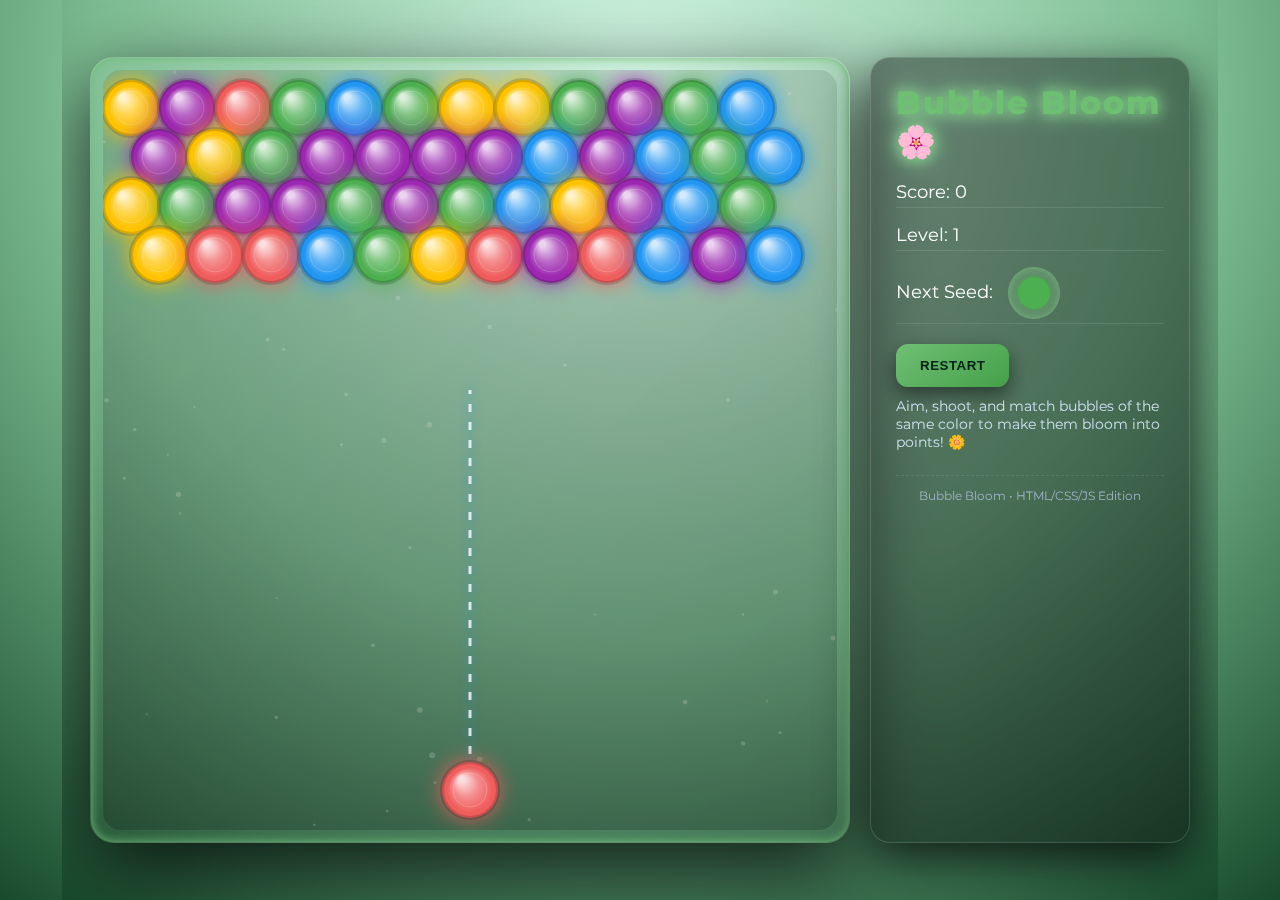
<file: Berigame/bubble/index.html>
<!doctype html>
<html lang="en">
<head>
<meta charset="utf-8" />
<meta name="viewport" content="width=device-width,initial-scale=1" />
<title>Bubble Bloom 🌸</title>
<link href="https://fonts.googleapis.com/css2?family=Montserrat:wght@400;700;800&display=swap" rel="stylesheet">
<link rel="stylesheet" href="style.css">

</head>
<body>
<div class="container">
  <div class="game">
    <canvas id="c"></canvas>
    <div class="overlay" id="gameOver">
      <h2>Game Over 🌸</h2>
      <p>Your garden reached its limit!</p>
      <button id="playAgain">Re-Seed the Garden</button>
    </div>
  </div>
  <div class="sidebar">
    <h1>Bubble Bloom 🌸</h1>
    <div class="stat">Score: <span id="score">0</span></div>
    <div class="stat">Level: <span id="level">1</span></div>
    <div class="stat">Next Seed: <canvas id="next" width="52" height="52"></canvas></div>
    <div class="controls"><button id="restart">Restart</button></div>
    <p class="small">Aim, shoot, and match bubbles of the same color to make them bloom into points! 🌼</p>
    <div class="footer">Bubble Bloom • HTML/CSS/JS Edition</div>
  </div>
</div>

<script  src="game.js">

</script>
</body>
</html>
</file>
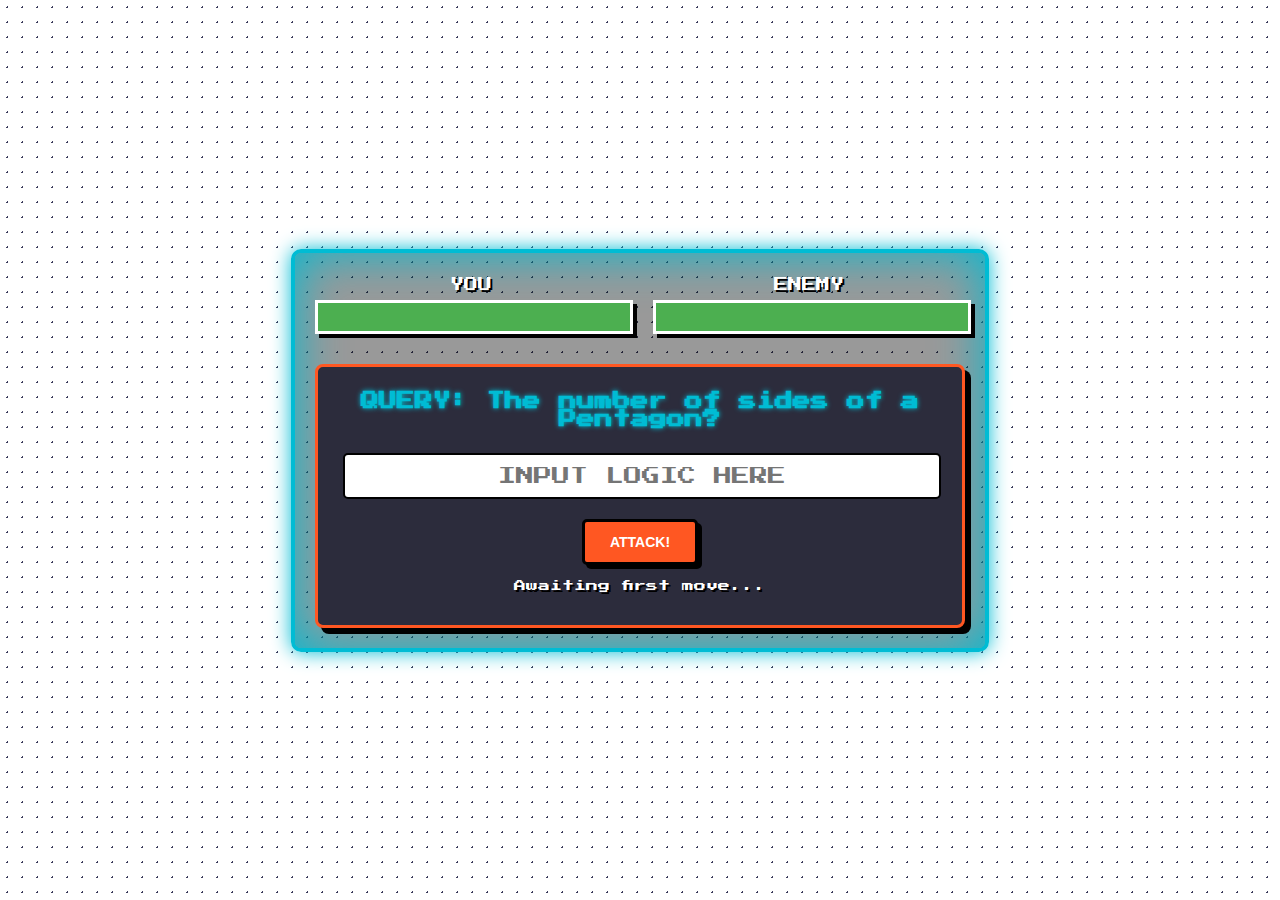
<file: Berigame/logic/index.html>
<!DOCTYPE html>
<html lang="en">
<head>
<meta charset="UTF-8">
<meta name="viewport" content="width=device-width, initial-scale=1.0">
<title>Logic Wars: Puzzle Battles</title>
<link href="https://fonts.googleapis.com/css2?family=Press+Start+2P&display=swap" rel="stylesheet">
<link rel="stylesheet" href="style.css">


</head>
<body>
<div class="battlefield">
  <div class="health-bars">
    <div class="health-bar-container">
      <p>YOU</p>
      <div class="health-bar"><div class="health-fill" id="playerHP"></div></div>
    </div>
    <div class="health-bar-container">
      <p>ENEMY</p>
      <div class="health-bar"><div class="health-fill" id="enemyHP"></div></div>
    </div>
  </div>

  <div class="puzzle-box">
    <h3 id="puzzle">INITIATING BATTLE</h3>
    <input type="text" id="answer" placeholder="INPUT LOGIC HERE">
    <button id="submitBtn">ATTACK!</button>
    <div class="message" id="message">Awaiting first move...</div>
  </div>

  <button id="restartBtn" style="display:none;">RESTART WAR</button>
</div>

<script src="script.js">

</script>
</body>
</html>
</file>
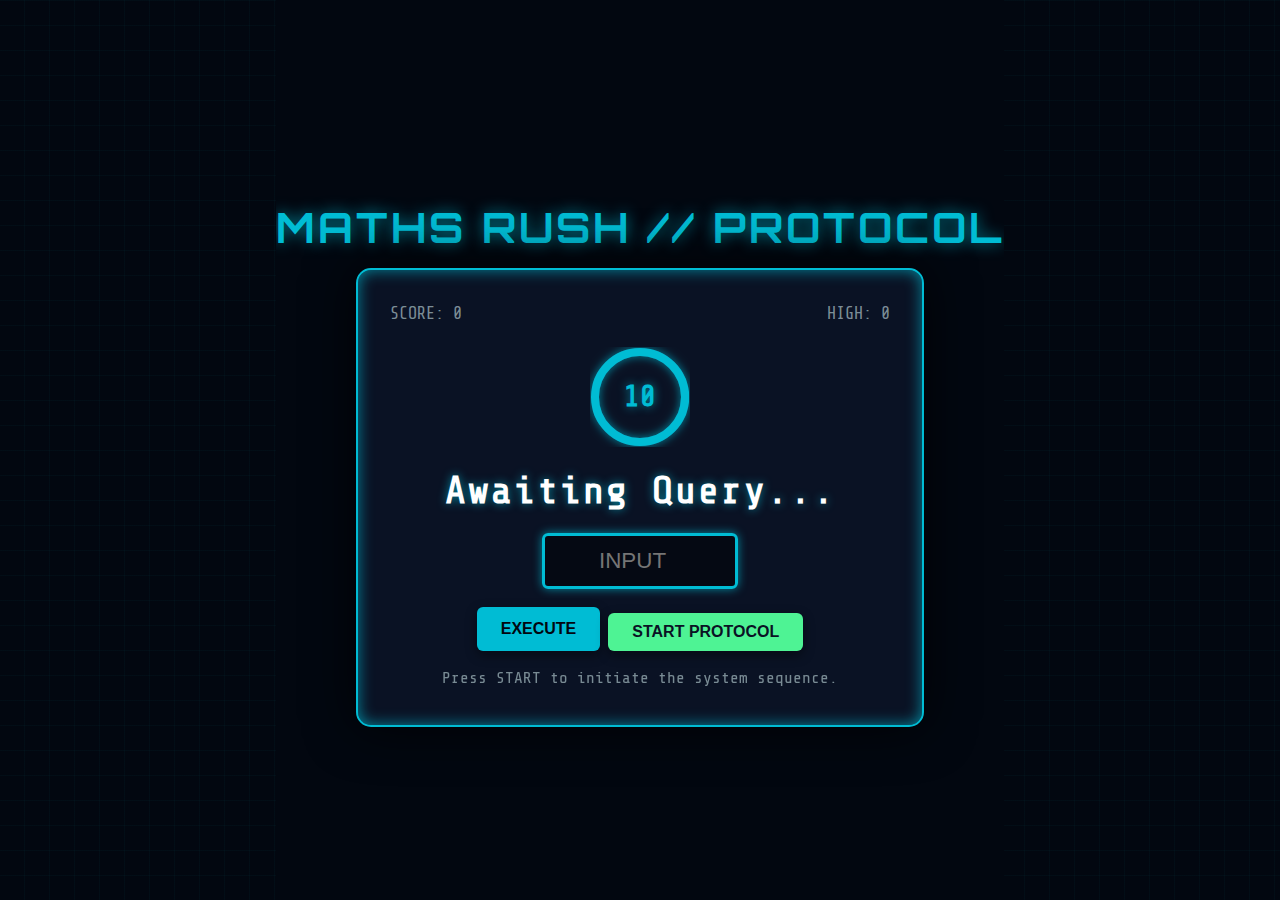
<file: Berigame/math/index.html>
<!DOCTYPE html>
<html lang="en">
<head>
<meta charset="UTF-8" />
<meta name="viewport" content="width=device-width, initial-scale=1.0"/>
<title>Maths Rush // Neon Protocol</title>
<link href="https://fonts.googleapis.com/css2?family=Orbitron:wght@600;800&family=Share+Tech+Mono&display=swap" rel="stylesheet">
<link rel="stylesheet" href="style.css">


</head>
<body>
<h1>MATHS RUSH // PROTOCOL</h1>
<div id="game" aria-live="polite">
  <div id="scoreContainer">
    <div id="score">SCORE: 0</div>
    <div id="highScoreDisplay">HIGH: 0</div>
  </div>

  <div id="timerCircle" aria-hidden="true">
    <svg width="100" height="100" viewBox="0 0 100 100" role="img" aria-label="Timer">
      <circle id="bgCircle" cx="50" cy="50" r="45"></circle>
      <circle id="progressCircle" cx="50" cy="50" r="45"
              stroke-dasharray="282.74" stroke-dashoffset="0"></circle>
    </svg>
    <div id="centerText">10</div>
  </div>

  <div id="question">Awaiting Query...</div>
  <input type="number" id="answer" placeholder="INPUT" disabled aria-label="Answer input">
  <div style="display:flex;gap:8px">
    <button id="submit" disabled>Execute</button>
    <button id="start">Start Protocol</button>
  </div>
  <div id="hint">Press START to initiate the system sequence.</div>
</div>

<script src="script.js">

</script>
</body>
</html>
</file>
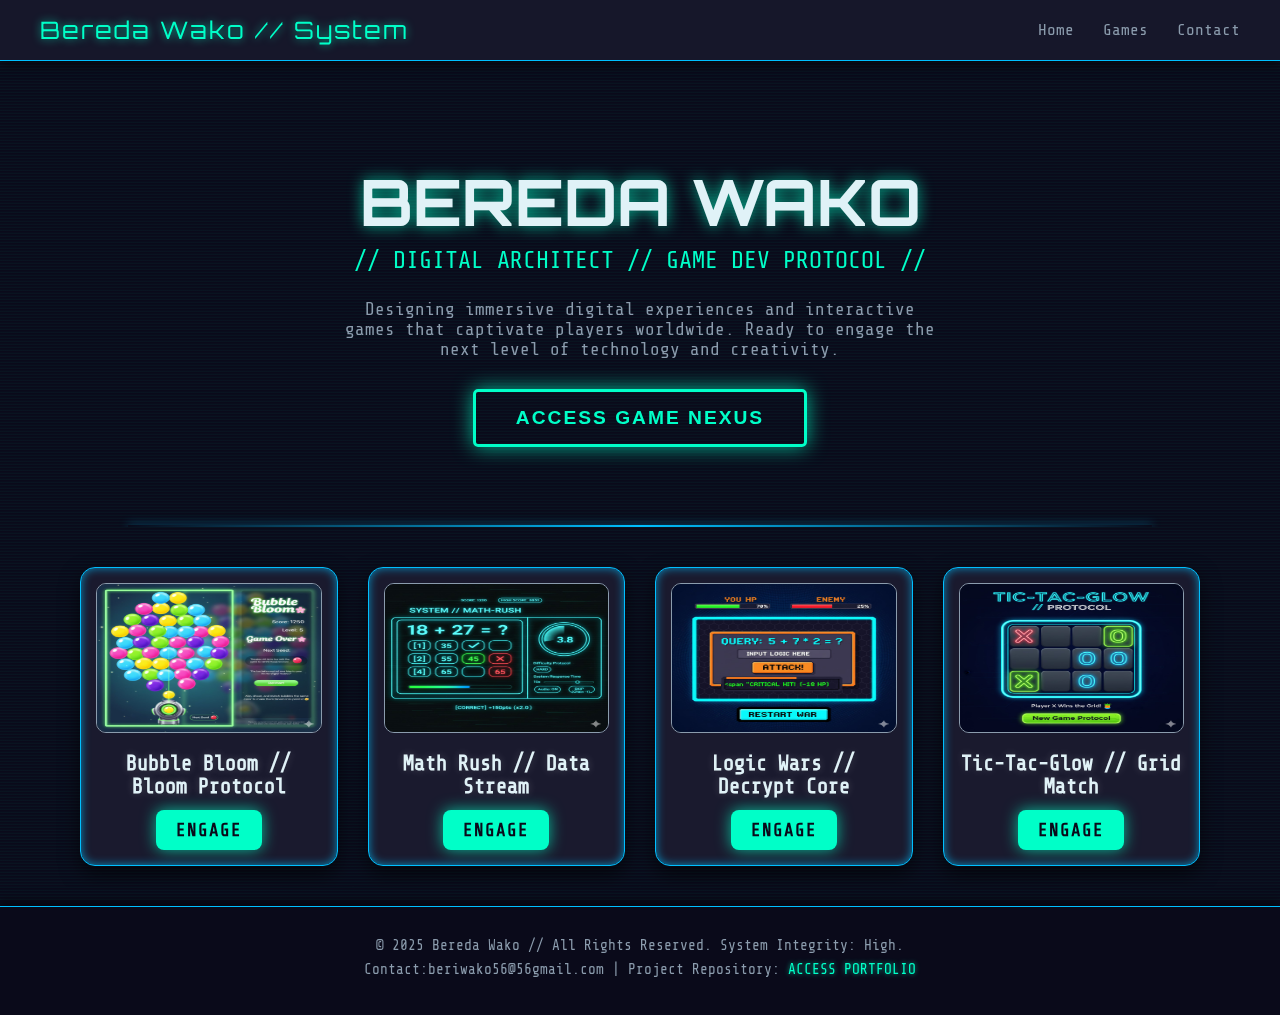
<file: Berigame/dashboard.html>
<!DOCTYPE html>
<html lang="en">
<head>
<meta charset="UTF-8">
<meta name="viewport" content="width=device-width, initial-scale=1.0">
<title>Bereda Wako // Digital Architect</title>
<link href="https://fonts.googleapis.com/css2?family=Orbitron:wght@600;800&family=Share+Tech+Mono&display=swap" rel="stylesheet">
<style>
:root {
  --color-dark-bg: #0a0a1a;
  --color-mid-bg: #1a1a2e;
  --color-accent-green: #00ffc8;
  --color-accent-blue: #00bfff;
  --color-text-light: #e0f2f7;
  --color-text-dim: #8b9cad;
  --glow-green: rgba(0, 255, 200, 0.7);
  --glow-blue: rgba(0, 191, 255, 0.7);
}

/* --- Reset & Global --- */
* { box-sizing: border-box; margin: 0; padding: 0; }
body {
  font-family: 'Share Tech Mono', monospace, sans-serif;
  background: var(--color-dark-bg);
  color: var(--color-text-light);
  display: flex;
  flex-direction: column;
  min-height: 100vh;
  overflow-x: hidden;
}
body::before {
  content: '';
  position: fixed;
  top: 0; left: 0; right: 0; bottom: 0;
  pointer-events: none;
  background: repeating-linear-gradient(
    transparent 0, transparent 1px,
    rgba(0, 255, 200, 0.03) 2px,
    rgba(0, 255, 200, 0.05) 3px
  );
  z-index: -1;
}

/* --- Header --- */
.main-header {
  padding: 15px 40px;
  background: rgba(26,26,46,0.8);
  backdrop-filter: blur(5px);
  display: flex;
  justify-content: space-between;
  align-items: center;
  border-bottom: 1px solid var(--color-accent-blue);
  box-shadow: 0 4px 10px rgba(0,0,0,0.5);
}
.logo {
  font-family: 'Orbitron', sans-serif;
  font-size: 1.5em;
  color: var(--color-accent-green);
  text-shadow: 0 0 8px var(--glow-green);
  letter-spacing: 2px;
}
.nav-links a {
  color: var(--color-text-dim);
  text-decoration: none;
  margin-left: 20px;
  transition: color 0.2s, text-shadow 0.2s;
}
.nav-links a:hover {
  color: var(--color-accent-green);
  text-shadow: 0 0 5px var(--glow-green);
}

/* --- Hero --- */
.hero {
  display: flex;
  flex-direction: column;
  justify-content: center;
  align-items: center;
  text-align: center;
  padding: 100px 20px 80px;
  position: relative;
  overflow: hidden;
}
.hero::after {
  content: '';
  position: absolute;
  bottom: 0;
  width: 80%;
  height: 2px;
  background: linear-gradient(90deg, transparent, var(--color-accent-blue), transparent);
  box-shadow: 0 0 10px var(--glow-blue);
}
.hero h1 {
  font-family: 'Orbitron', sans-serif;
  font-size: 4em;
  color: var(--color-text-light);
  text-shadow: 0 0 15px var(--glow-green);
  margin-bottom: 5px;
}
.hero p.subtitle {
  font-size: 1.5em;
  color: var(--color-accent-green);
  margin-bottom: 25px;
}
.hero p.mission {
  font-size: 1.1em;
  color: var(--color-text-dim);
  margin-bottom: 30px;
  max-width: 600px;
}
.hero button {
  padding: 15px 40px;
  font-size: 1.2em;
  border: 3px solid var(--color-accent-green);
  border-radius: 5px;
  background: transparent;
  color: var(--color-accent-green);
  cursor: pointer;
  font-weight: bold;
  text-transform: uppercase;
  box-shadow: 0 0 20px var(--glow-green);
  transition: 0.3s;
  letter-spacing: 2px;
}
.hero button:hover {
  background: var(--color-accent-green);
  color: var(--color-dark-bg);
  transform: scale(1.05);
  box-shadow: 0 0 30px var(--glow-green);
}

/* --- Game Grid --- */
.game-grid {
  display: grid;
  grid-template-columns: repeat(auto-fit, minmax(250px, 1fr));
  gap: 30px;
  padding: 40px;
  max-width: 1200px;
  margin: 0 auto;
}
.game-card {
  background: var(--color-mid-bg);
  border-radius: 15px;
  text-align: center;
  padding: 15px;
  transition: transform 0.3s ease-out, box-shadow 0.3s ease-out;
  cursor: pointer;
  border: 1px solid var(--color-accent-blue);
  box-shadow: 0 0 10px var(--glow-blue) inset, 0 8px 20px rgba(0,0,0,0.6);
  position: relative;
  overflow: hidden;
}
.game-card:hover { transform: translateY(-8px) scale(1.03); border-color: var(--color-accent-green); }
.game-card img { width: 100%; max-height: 150px; border-radius: 10px; margin-bottom: 15px; border: 1px solid var(--color-text-dim); }
.game-card h2 { margin-bottom: 12px; font-size: 1.3em; color: var(--color-text-light); text-shadow: 0 0 8px rgba(255,255,255,0.2); }

/* --- Game Card Button --- */
.game-card .game-button {
  display: inline-block;
  padding: 10px 20px;
  border-radius: 8px;
  background: var(--color-accent-green);
  color: var(--color-dark-bg);
  font-size: 1.1em;
  font-weight: bold;
  text-transform: uppercase;
  letter-spacing: 1px;
  box-shadow: 0 0 15px var(--glow-green);
  text-decoration: none;
  transition: 0.3s;
}
.game-card .game-button:hover {
  background: #00e6b8;
  transform: translateY(-2px);
  box-shadow: 0 0 25px var(--glow-green), 0 5px 15px rgba(0,0,0,0.8);
}

/* --- Footer --- */
footer { 
  text-align: center; 
  padding: 30px 20px; 
  background: #0a0a1a; 
  color: var(--color-text-dim); 
  font-size: 0.9em; 
  border-top: 1px solid var(--color-accent-blue);
  box-shadow: 0 -4px 10px rgba(0,0,0,0.5);
}
footer p { margin-bottom: 8px; }
footer a { color: var(--color-accent-green); text-decoration: none; text-shadow: 0 0 5px var(--glow-green); transition: 0.2s; }
footer a:hover { color: #00e6b8; text-decoration: underline; }

/* --- Responsive --- */
@media(max-width:768px){ 
  .hero h1{ font-size:3em; } 
  .hero p.subtitle{ font-size:1.2em; }
  .game-grid{ padding:20px; gap:20px; } 
  .main-header{ padding:15px 20px; }
}
@media(max-width:480px){ 
  .main-header{ flex-direction:column; align-items:flex-start; }
  .nav-links{ margin-top:10px; }
  .hero h1{ font-size:2.5em; } 
  .hero p.subtitle{ font-size:1em; }
  .game-grid{ grid-template-columns:1fr; padding:15px; } 
}
</style>
</head>
<body>

<header class="main-header">
  <div class="logo">Bereda Wako // System</div>
  <nav class="nav-links">
    <a href="javascript:void(0)" onclick="document.querySelector('.hero').scrollIntoView({behavior:'smooth'})">Home</a>
    <a href="javascript:void(0)" onclick="document.querySelector('.game-grid').scrollIntoView({behavior:'smooth'})">Games</a>
    <a href="javascript:void(0)">Contact</a>
  </nav>
</header>

<section class="hero">
  <h1>BEREDA WAKO</h1>
  <p class="subtitle">// DIGITAL ARCHITECT // GAME DEV PROTOCOL //</p>
  <p class="mission">Designing immersive digital experiences and interactive games that captivate players worldwide. Ready to engage the next level of technology and creativity.</p>
  <button onclick="document.querySelector('.game-grid').scrollIntoView({behavior:'smooth'})">ACCESS GAME NEXUS</button>
</section>

<section class="game-grid">
  <div class="game-card">
    <img src="images/b.jpg" alt="Bubble Bloom Thumbnail">
    <h2>Bubble Bloom // Bloom Protocol</h2>
    <a href="bubble/index.html" class="game-button">Engage</a>
  </div>
  <div class="game-card">
    <img src="images/M.jpg" alt="Math Rush Thumbnail">
    <h2>Math Rush // Data Stream</h2>
    <a href="math/index.html" class="game-button">Engage</a>
  </div>
  <div class="game-card">
    <img src="images/l.jpg" alt="Logic War Thumbnail">
    <h2>Logic Wars // Decrypt Core</h2>
    <a href="logic/index.html" class="game-button">Engage</a>
  </div>
  <div class="game-card">
    <img src="images/t.jpg" alt="Tic-Tac-Glow Thumbnail">
    <h2>Tic-Tac-Glow // Grid Match</h2>
    <a href="tic/tic.html" class="game-button">Engage</a>
  </div>
</section>

<footer>
  <p>&copy; 2025 Bereda Wako // All Rights Reserved. System Integrity: High.</p>
  <p>Contact:beriwako56@56gmail.com | Project Repository: <a href="https://bereda-maker.github.io/bereda-wako-portfolio/portfolio/">ACCESS PORTFOLIO</a></p>
</footer>

</body>
</html>
</file>
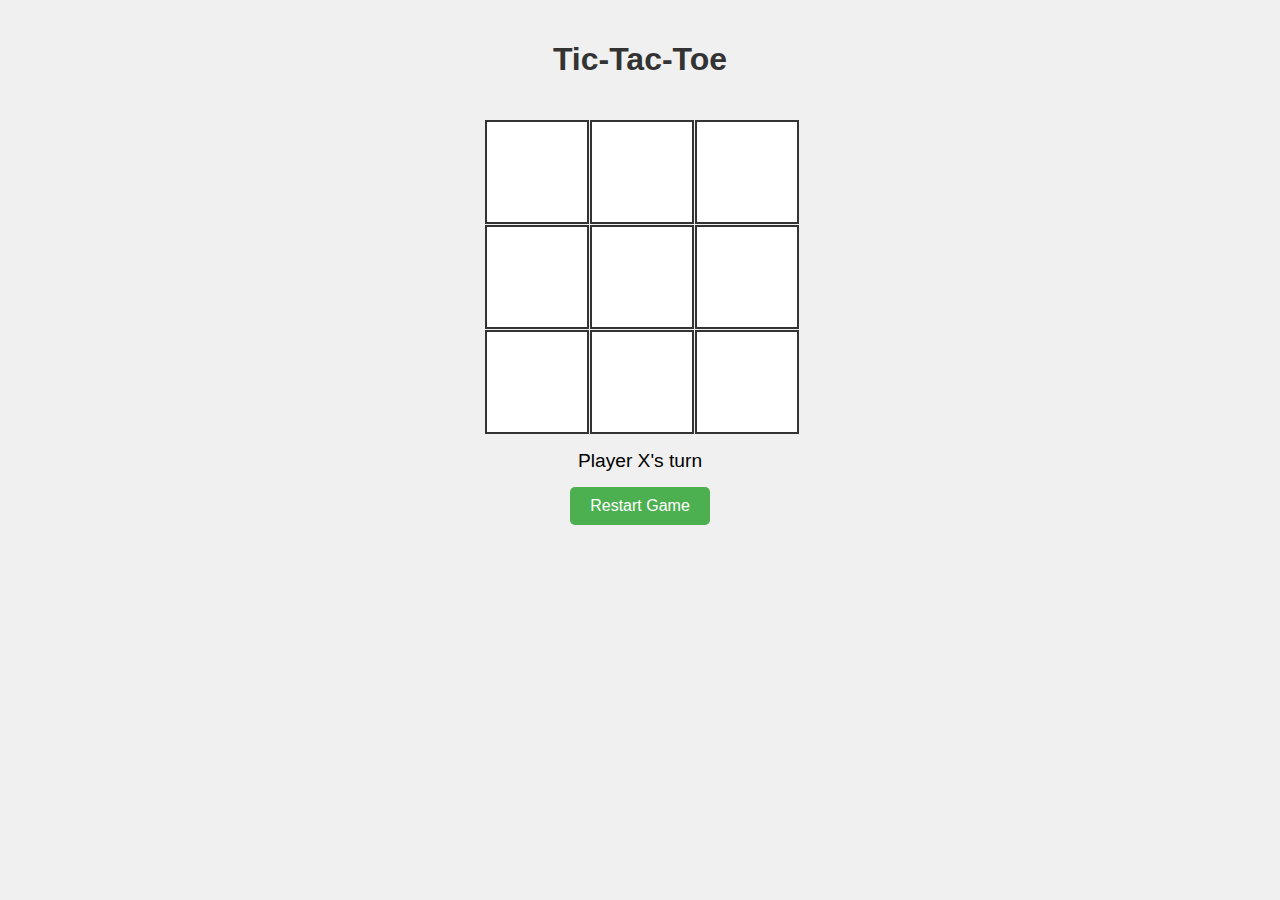
<file: Berigame/tic/tic.html>
<!DOCTYPE html>
<html lang="en">
<head>
<meta charset="UTF-8">
<meta name="viewport" content="width=device-width, initial-scale=1.0">
<title>Tic-Tac-Toe Game</title>
<style>
body {
  display: flex;
  flex-direction: column;
  align-items: center;
  font-family: Arial, sans-serif;
  background: #f0f0f0;
  margin: 0;
  padding: 20px;
}

h1 {
  color: #333;
}

#game {
  display: grid;
  grid-template-columns: repeat(3, 100px);
  grid-template-rows: repeat(3, 100px);
  gap: 5px;
  margin-top: 20px;
}

.cell {
  width: 100px;
  height: 100px;
  background: #fff;
  border: 2px solid #333;
  font-size: 3rem;
  display: flex;
  align-items: center;
  justify-content: center;
  cursor: pointer;
  user-select: none;
  transition: 0.2s;
}

.cell:hover {
  background: #e0e0e0;
}

#info {
  margin-top: 20px;
  font-size: 1.2rem;
}

button {
  margin-top: 15px;
  padding: 10px 20px;
  font-size: 1rem;
  cursor: pointer;
  border: none;
  border-radius: 5px;
  background: #4caf50;
  color: white;
}
</style>
</head>
<body>

<h1>Tic-Tac-Toe</h1>
<div id="game">
  <div class="cell" data-index="0"></div>
  <div class="cell" data-index="1"></div>
  <div class="cell" data-index="2"></div>
  <div class="cell" data-index="3"></div>
  <div class="cell" data-index="4"></div>
  <div class="cell" data-index="5"></div>
  <div class="cell" data-index="6"></div>
  <div class="cell" data-index="7"></div>
  <div class="cell" data-index="8"></div>
</div>
<div id="info">Player X's turn</div>
<button id="restartBtn">Restart Game</button>

<script>
const cells = document.querySelectorAll('.cell');
const info = document.getElementById('info');
const restartBtn = document.getElementById('restartBtn');

let board = ['', '', '', '', '', '', '', '', ''];
let currentPlayer = 'X';
let gameActive = true;

const winningConditions = [
  [0,1,2], [3,4,5], [6,7,8], // rows
  [0,3,6], [1,4,7], [2,5,8], // columns
  [0,4,8], [2,4,6]           // diagonals
];

function handleCellClick(e) {
  const index = e.target.dataset.index;
  if (board[index] !== '' || !gameActive) return;

  board[index] = currentPlayer;
  e.target.textContent = currentPlayer;

  checkResult();
}

function checkResult() {
  let roundWon = false;
  for (let condition of winningConditions) {
    const [a, b, c] = condition;
    if (board[a] && board[a] === board[b] && board[a] === board[c]) {
      roundWon = true;
      break;
    }
  }

  if (roundWon) {
    info.textContent = `Player ${currentPlayer} wins! 🎉`;
    gameActive = false;
    return;
  }

  if (!board.includes('')) {
    info.textContent = "It's a tie! 🤝";
    gameActive = false;
    return;
  }

  currentPlayer = currentPlayer === 'X' ? 'O' : 'X';
  info.textContent = `Player ${currentPlayer}'s turn`;
}

function restartGame() {
  board = ['', '', '', '', '', '', '', '', ''];
  gameActive = true;
  currentPlayer = 'X';
  info.textContent = "Player X's turn";
  cells.forEach(cell => cell.textContent = '');
}

cells.forEach(cell => cell.addEventListener('click', handleCellClick));
restartBtn.addEventListener('click', restartGame);
</script>

</body>
</html>
</file>
<file: Berigame/bubble/style.css>
:root{
  --bg1:#eaf6ef; --bg2:#d9f0e4; --accent:#6fbf73; --text:#ffffff; --panel:rgba(0,0,0,0.35);
  --shadow-dark: rgba(0,0,0,0.8);
}
html,body{
  height:100%; margin:0; font-family: 'Montserrat', Poppins, system-ui, Segoe UI, Roboto, Helvetica, Arial, sans-serif;
  color:var(--text); overflow:hidden; display:flex; align-items:center; justify-content:center;
  background: radial-gradient(circle at 50% 10%, #d4f8e5 0%, #7dbd93 55%, #184b2c 100%);
  animation:backgroundMove 60s linear infinite;
}
@keyframes backgroundMove{0%{background-position:0 0;}100%{background-position:2000px 2000px;}}
.container{width:100%;max-width:1100px;margin:28px;display:grid;grid-template-columns:1fr 320px;gap:20px;}
.game{
  background:linear-gradient(135deg, rgba(255,255,255,0.05), rgba(0,0,0,0.1));
  border-radius:24px; padding:12px; box-shadow:0 25px 80px var(--shadow-dark), 0 0 10px var(--accent) inset;
  border:1px solid rgba(255,255,255,0.1); position:relative; overflow:hidden;
}
canvas{display:block;width:100%;height:calc(100vh - 140px);border-radius:18px;background:linear-gradient(180deg, rgba(0,0,0,0.1), rgba(0,0,0,0.2));}
.sidebar{
  background:var(--panel); padding:25px; border-radius:20px; color:#fff; backdrop-filter: blur(8px) brightness(0.9);
  box-shadow:0 15px 50px var(--shadow-dark); border:1px solid rgba(255,255,255,0.15);
}
h1{margin:0 0 16px;font-size:32px;color:var(--accent);text-shadow:0 0 12px var(--accent), 0 0 20px #a7f6b8;letter-spacing:2px;font-weight:800;}
.stat{font-size:18px;margin:12px 0;padding:4px 0;border-bottom:1px solid rgba(255,255,255,0.1);}
#next{display:inline-block;vertical-align:middle;width:52px;height:52px;border-radius:50%;background:rgba(255,255,255,0.1);box-shadow:0 0 10px var(--accent) inset;margin-left:10px;}
button{background:linear-gradient(145deg,var(--accent),#45a049);border:none;padding:14px 24px;border-radius:12px;color:#04221a;font-weight:700;text-transform:uppercase;letter-spacing:0.5px;cursor:pointer;transition:0.3s;box-shadow:0 8px 20px rgba(0,0,0,0.5);}
button:hover{background:linear-gradient(145deg,#a7f6b8,var(--accent));transform:scale(1.05) translateY(-2px);box-shadow:0 10px 25px rgba(0,0,0,0.6),0 0 15px #a7f6b8;}
.controls{margin-top:20px;}
.small{font-size:14px;color:#cce0f0;margin-top:10px;}
.footer{font-size:12px;color:#9fb2c9;margin-top:24px;text-align:center;border-top:1px dashed rgba(255,255,255,0.1);padding-top:12px;}
.overlay{position:absolute;inset:0;background:rgba(0,0,0,0.7);display:flex;flex-direction:column;align-items:center;justify-content:center;backdrop-filter:blur(4px);border-radius:18px;visibility:hidden;opacity:0;transition:0.4s;}
.overlay.show{visibility:visible;opacity:1;}
.overlay h2{color:#fff;font-size:48px;margin-bottom:14px;text-shadow:0 0 20px var(--accent),0 0 30px #fff;}
.overlay p{margin-bottom:30px;font-size:22px;color:#e0ffe0;text-align:center;}
@media(max-width:880px){.container{grid-template-columns:1fr;}.sidebar{order:2;}}
</file>
<file: Berigame/logic/style.css>
:root {
  --color-bg: #1e1e2f; 
  --color-primary: #ff5722;
  --color-secondary: #00bcd4;
  --color-success: #4caf50;
  --color-damage: #f44336;
  --color-text: #fff;
  --color-panel: #2c2c3c;
}

body {
  margin: 0;
  font-family: 'Press Start 2P', cursive;
  background: linear-gradient(135deg, var(--color-bg) 0%, #0c0c16 100%);
  color: var(--color-text);
  display: flex;
  justify-content: center;
  align-items: center;
  height: 100vh;
  flex-direction: column;
  background-image: radial-gradient(#3c3c5c 1px, transparent 0);
  background-size: 15px 15px;
  text-shadow: 2px 2px #000;
}

.battlefield {
  display: flex;
  flex-direction: column;
  align-items: center;
  gap: 30px;
  padding: 20px;
  border: 4px solid var(--color-secondary);
  box-shadow: 0 0 20px var(--color-secondary), 0 0 50px var(--color-secondary) inset;
  background: rgba(0, 0, 0, 0.4);
  border-radius: 10px;
  max-width: 650px;
  width: 90%;
}

.health-bars {
  width: 100%;
  display: flex;
  justify-content: space-between;
}
.health-bar-container {
  width: 48%;
  text-align: center;
}
.health-bar {
  width: 100%;
  background: var(--color-damage);
  border: 3px solid var(--color-text);
  box-shadow: 4px 4px 0 #000;
  height: 28px;
  position: relative;
  overflow: hidden;
}
.health-fill {
  background: var(--color-success);
  height: 100%;
  width: 100%;
  transition: width 0.4s cubic-bezier(0.25, 0.46, 0.45, 0.94);
}
.health-bar-container p {
  margin: 5px 0 8px;
  font-size: 14px;
}

.puzzle-box {
  background: var(--color-panel);
  border: 3px solid var(--color-primary);
  padding: 25px;
  border-radius: 8px;
  text-align: center;
  min-width: 320px;
  box-shadow: 6px 6px 0 #000;
}
#puzzle {
  font-size: 18px;
  color: var(--color-secondary);
  text-shadow: 0 0 5px var(--color-secondary);
  margin: 0 0 15px;
}
.puzzle-box input {
  margin-top: 10px;
  padding: 12px;
  width: calc(100% - 24px);
  border-radius: 5px;
  border: 2px solid #000;
  background: #fff;
  color: #000;
  font-size: 18px;
  font-family: 'Press Start 2P', cursive;
  text-align: center;
}
.puzzle-box input:focus {
  outline: 2px solid var(--color-primary);
  box-shadow: 0 0 8px var(--color-primary);
}

button {
  margin-top: 20px;
  padding: 12px 25px;
  border: 3px solid #000;
  background: var(--color-primary);
  color: var(--color-text);
  font-weight: bold;
  cursor: pointer;
  border-radius: 5px;
  transition: 0.1s;
  box-shadow: 4px 4px 0 #000;
  font-size: 14px;
}
button:active {
  transform: translate(4px, 4px);
  box-shadow: 0 0 0 #000;
}
button#restartBtn {
  background: var(--color-secondary);
}

.message {
  margin-top: 15px;
  min-height: 20px;
  font-size: 12px;
}
.damage { color: var(--color-damage); animation: flashDamage 0.5s 1; }
.heal { color: var(--color-success); animation: flashHeal 0.5s 1; }
.miss { color: var(--color-secondary); }

@keyframes flashDamage { 0%,100% { opacity:1; } 50% { opacity:0.2; } }
@keyframes flashHeal { 0%,100% { transform:scale(1); } 50% { transform:scale(1.1); } }
</file>
<file: Berigame/math/style.css>
:root{
  --bg:#020710; /* Deep dark background */
  --card:#0a1224; /* Dark panel color */
  --accent:#00bcd4; /* Neon Cyan */
  --accent-glow: rgba(0, 188, 212, 0.7);
  --text:#e0fbfc;
  --wrong:#ff4d4d; /* Error Red */
  --right:#4ef394; /* Success Green */
  --danger-glow: rgba(255, 77, 77, 0.6);
  --muted: rgba(224, 251, 252, 0.55); /* added */
}

/* Animations */
@keyframes pulseGlow {
  0%, 100% { box-shadow: 0 0 10px var(--accent-glow); }
  50% { box-shadow: 0 0 20px var(--accent-glow), 0 0 30px rgba(0, 188, 212, 0.3); }
}
@keyframes shake {
  0%, 100% { transform: translateX(0); }
  20%, 60% { transform: translateX(-5px); }
  40%, 80% { transform: translateX(5px); }
}
@keyframes neonFlash {
  0% { opacity: 0.5; }
  100% { opacity: 1; }
}

html,body{
  margin:0;
  padding:0;
  height:100%;
  font-family:'Share Tech Mono', monospace, sans-serif;
  background:var(--bg);
  color:var(--text);
  display:flex;
  flex-direction:column;
  align-items:center;
  justify-content:center;
  overflow: hidden;
}

/* Simulated Scanlines/Grid */
body::before {
  content: "";
  position: absolute;
  top: 0; left: 0; right: 0; bottom: 0;
  background-image: 
    linear-gradient(0deg, transparent 95%, rgba(0, 188, 212, 0.06) 100%),
    linear-gradient(90deg, transparent 95%, rgba(0, 188, 212, 0.06) 100%);
  background-size: 25px 25px;
  pointer-events: none;
  z-index: -1;
}

h1{
  font-family:'Orbitron', sans-serif;
  font-size:2.6rem;
  margin-bottom:15px;
  color:var(--accent);
  text-shadow:0 0 15px var(--accent-glow);
  letter-spacing: 3px;
}
#game{
  background:var(--card);
  border-radius:15px;
  box-shadow:0 0 50px rgba(0,0,0,0.8), 0 0 15px var(--accent-glow) inset;
  border: 2px solid var(--accent);
  width:92%;
  max-width:520px;
  text-align:center;
  padding:28px 22px;
  display:flex;
  flex-direction:column;
  align-items:center;
  gap:18px;
  animation: pulseGlow 5s infinite alternate;
}

/* Question Area */
#question{
  font-size:2.4rem;
  letter-spacing:2px;
  font-weight:800;
  color:#fff;
  text-shadow:0 0 10px var(--accent-glow);
  min-height: 46px;
}

/* Input Field */
input{
  padding:12px 10px;
  width:170px;
  text-align:center;
  font-size:1.4rem;
  border:3px solid var(--accent);
  border-radius:6px;
  background:rgba(0,0,0,0.45);
  color:var(--right);
  outline:none;
  transition:0.18s;
  box-shadow:0 0 10px var(--accent-glow);
}
input:focus{
  border-color:var(--right);
  box-shadow:0 0 15px var(--right);
}

/* Buttons */
button{
  background:var(--accent);
  color:var(--bg);
  border:none;
  border-radius:6px;
  padding:10px 24px;
  font-weight:700;
  font-size:1rem;
  cursor:pointer;
  transition:0.18s cubic-bezier(0.175, 0.885, 0.32, 1.275);
  text-transform:uppercase;
  box-shadow:0 4px 12px rgba(0,0,0,0.45);
}
button:hover{
  background:var(--right);
  color:var(--bg);
  transform:translateY(-2px);
  box-shadow:0 6px 20px rgba(0,0,0,0.6), 0 0 10px var(--right);
}
#start{
  background:var(--right);
  color:var(--card);
  margin-top: 6px;
}

/* Stats */
#score, #highScoreDisplay {
  font-size:1.05rem;
  margin:0;
  padding: 6px 10px;
  color:var(--muted);
  border-radius: 6px;
}
#scoreContainer {
  display: flex;
  justify-content: space-between;
  width: 100%;
}

/* Hint/Feedback */
#hint{
  min-height:28px;
  font-size:1rem;
  color:var(--muted);
  opacity:0.95;
  animation: neonFlash 0.12s ease-in-out;
}
.feedback-right { color: var(--right); text-shadow: 0 0 8px var(--right); }
.feedback-wrong { color: var(--wrong); text-shadow: 0 0 8px var(--wrong); }
.feedback-time { color: var(--wrong); text-shadow: 0 0 8px var(--wrong); animation: shake 0.3s 2;}

/* Circular Timer */
#timerCircle{
  position:relative;
  width:100px;
  height:100px;
  margin-bottom: 4px;
}
svg circle{
  fill:none;
  stroke-width:8;
}
#bgCircle{stroke:#1a2749;}
#progressCircle{
  stroke:var(--accent);
  transform:rotate(-90deg);
  transform-origin:50% 50%;
  transition:stroke-dashoffset 0.1s linear;
  filter: drop-shadow(0 0 5px var(--accent-glow));
}
#centerText{
  position:absolute;
  top:50%;
  left:50%;
  transform:translate(-50%,-50%);
  font-size:1.8rem;
  font-weight:800;
  color:var(--accent);
  text-shadow:0 0 10px var(--accent-glow);
}
.low-time-indicator {
  stroke: var(--wrong) !important;
  filter: drop-shadow(0 0 5px var(--danger-glow)) !important;
}

@media(max-width:480px){
  h1{font-size:2rem;}
  #question{font-size:1.7rem;}
  #timerCircle{width:80px;height:80px;}
  input{width:140px;}
}
</file>
